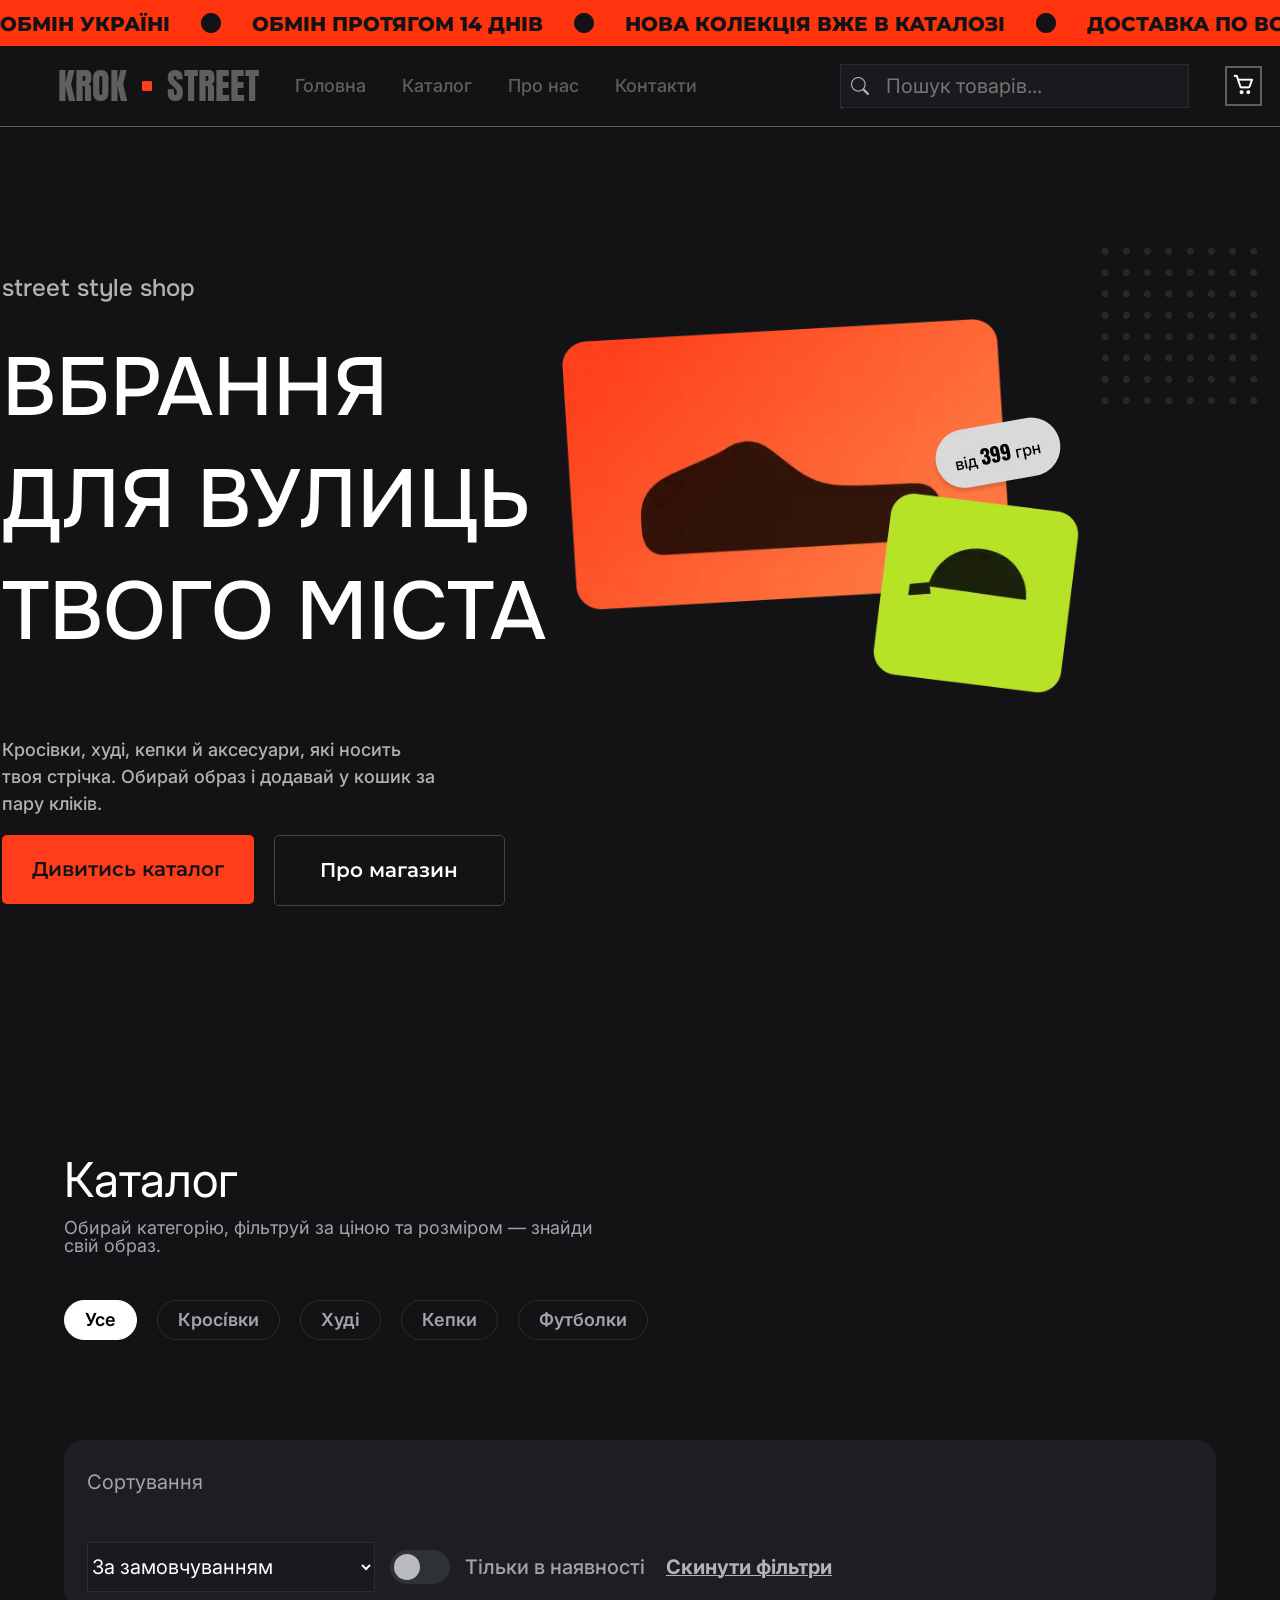
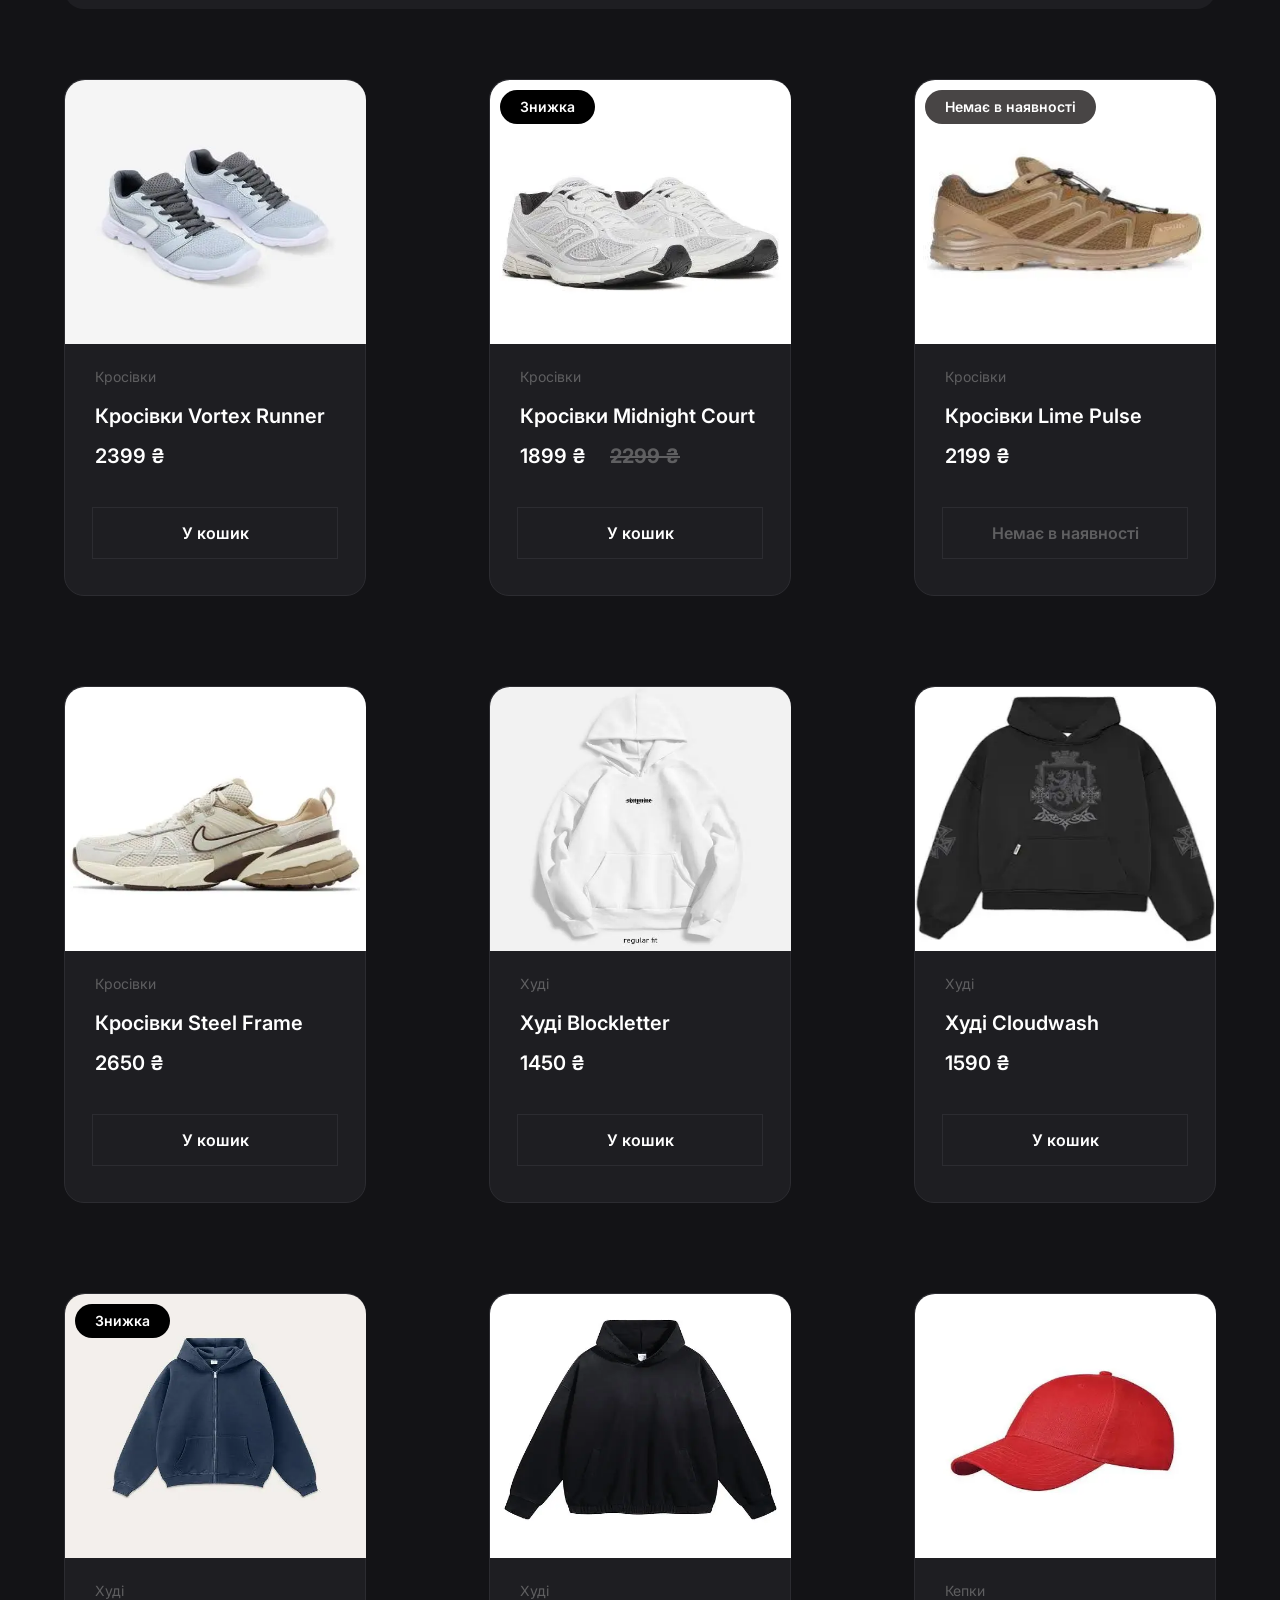
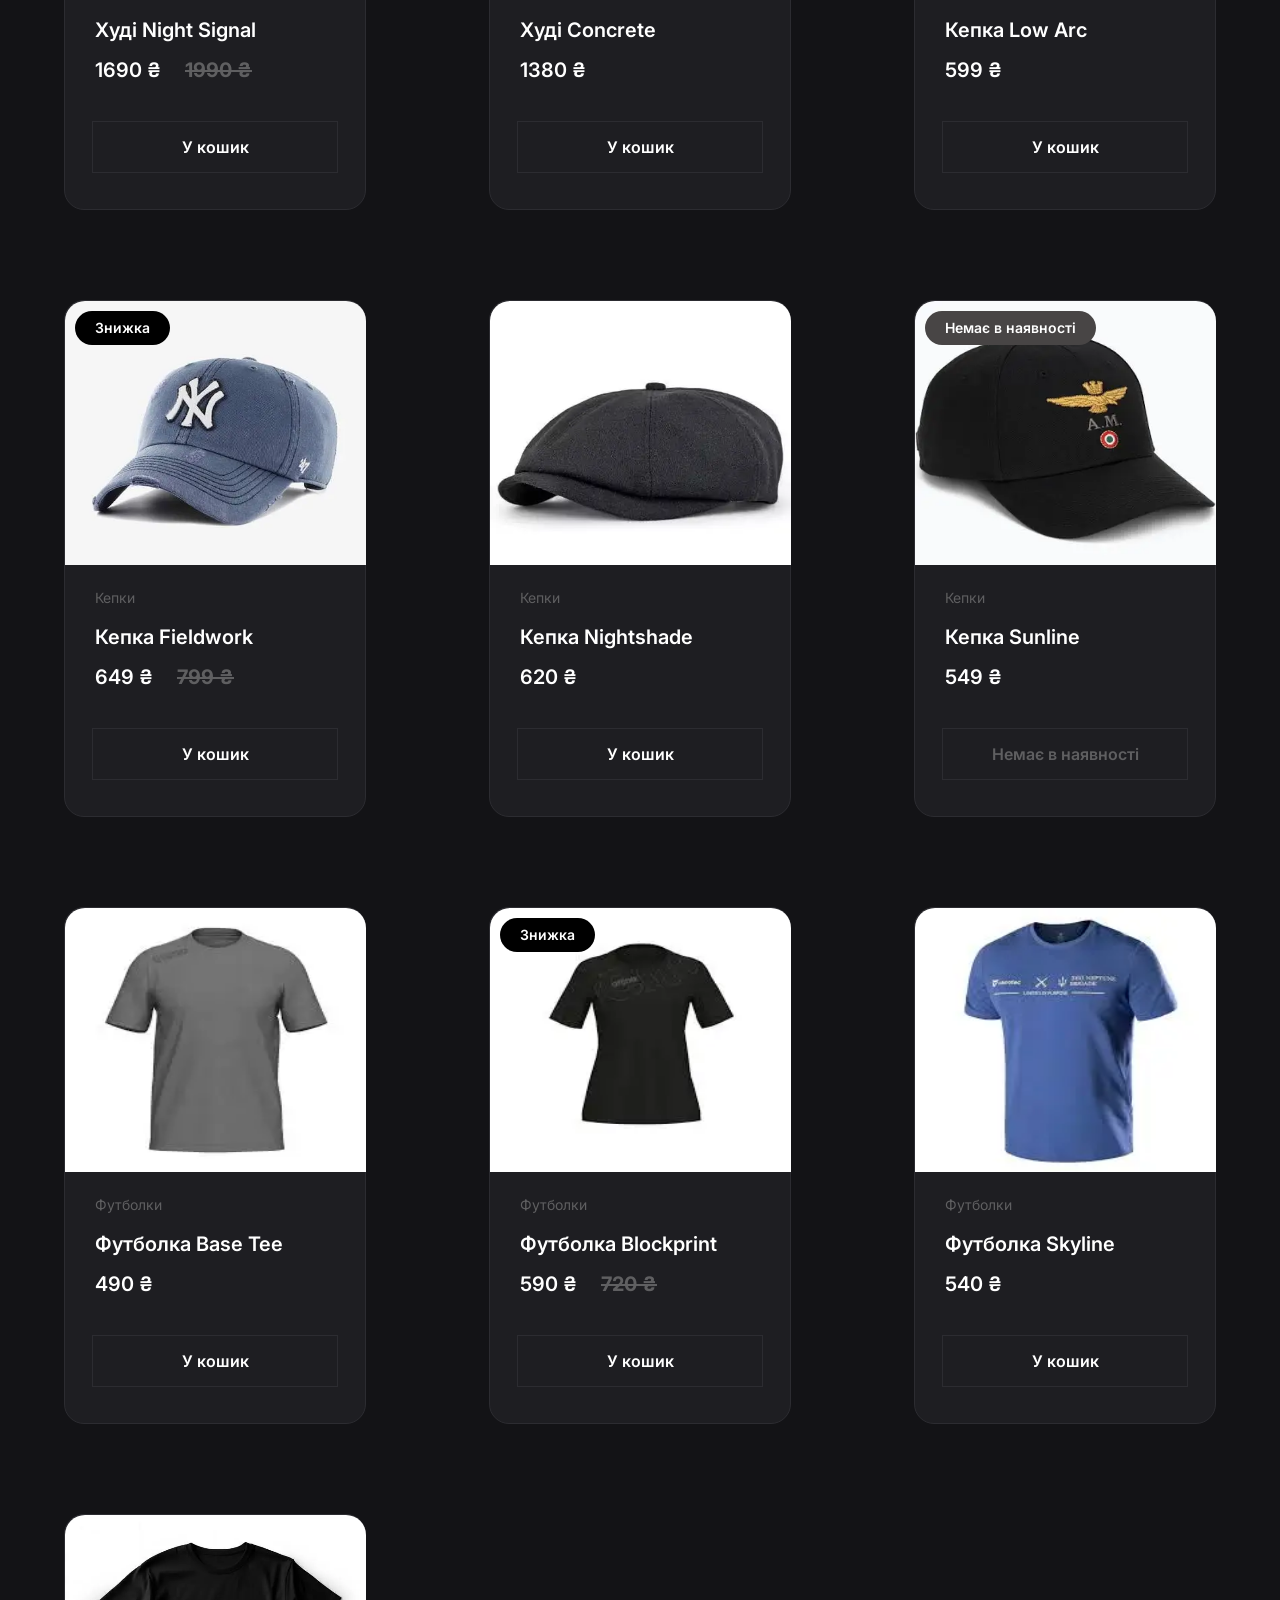
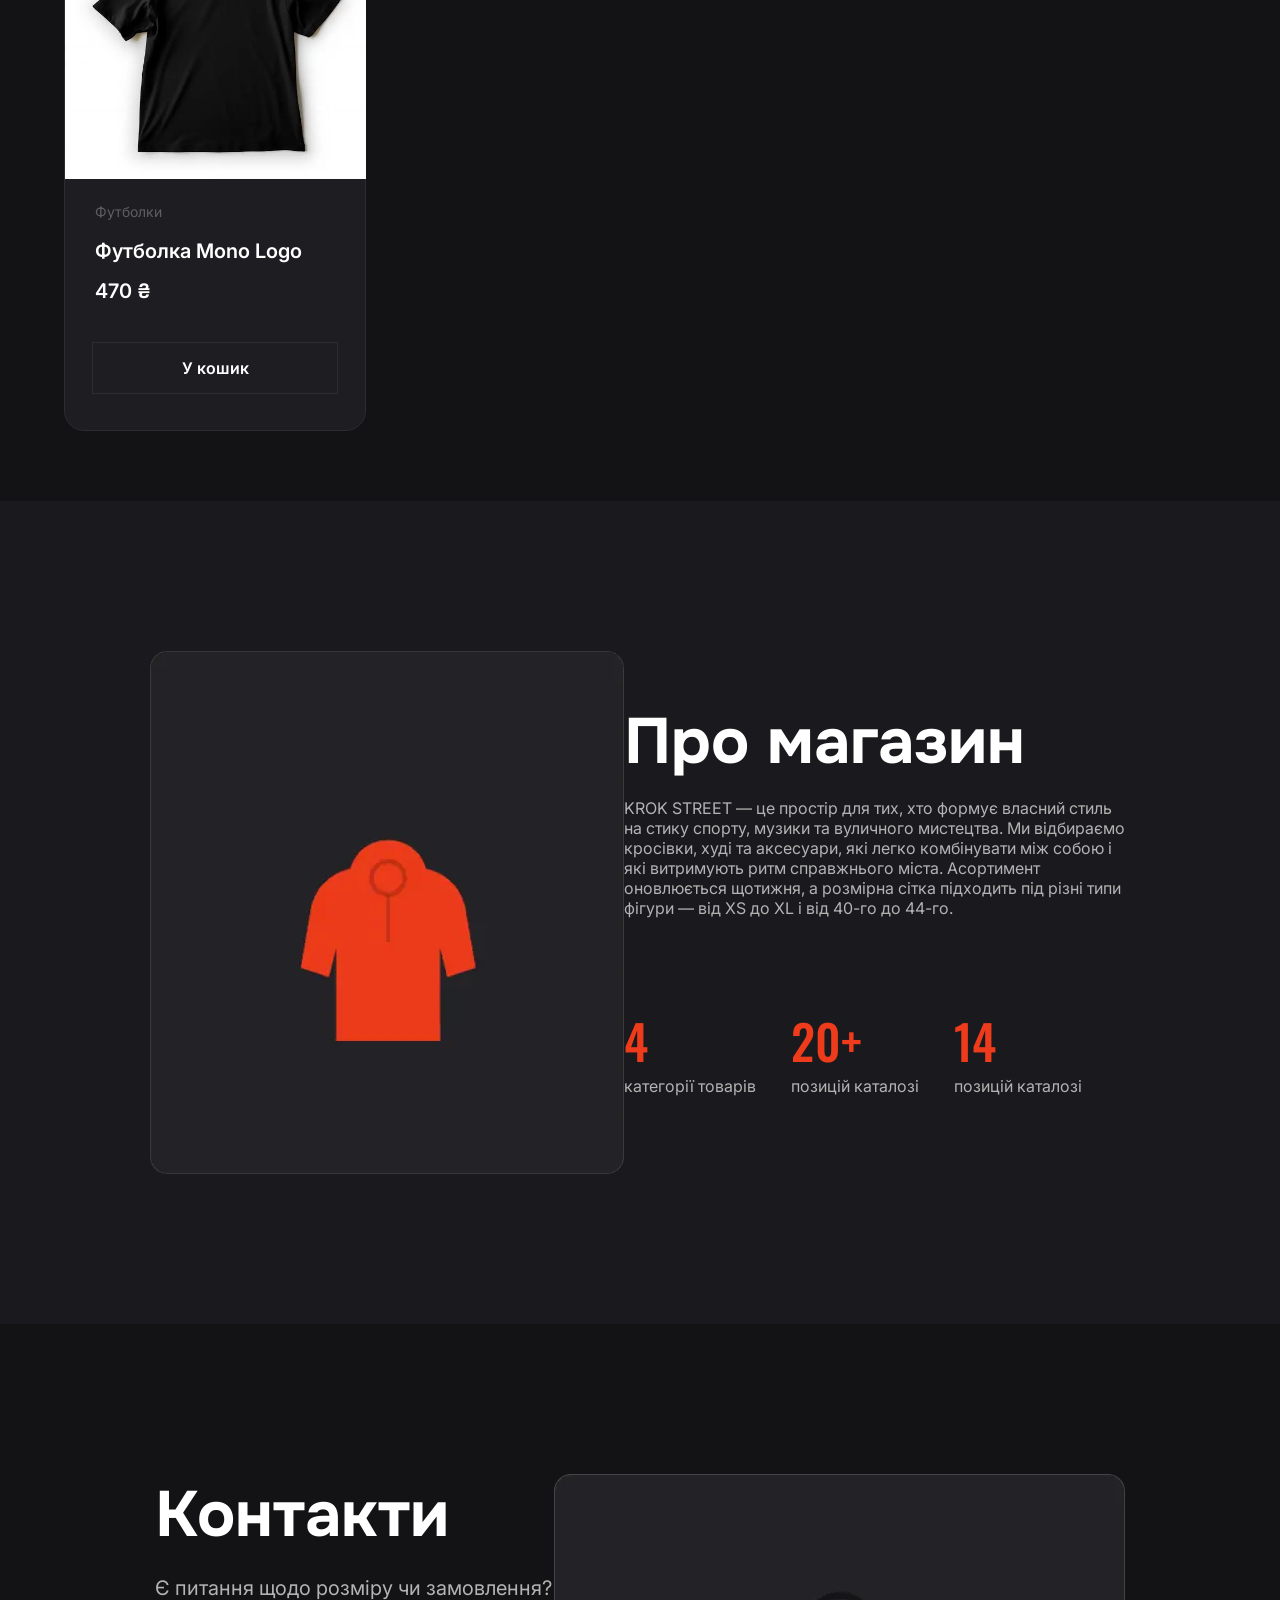
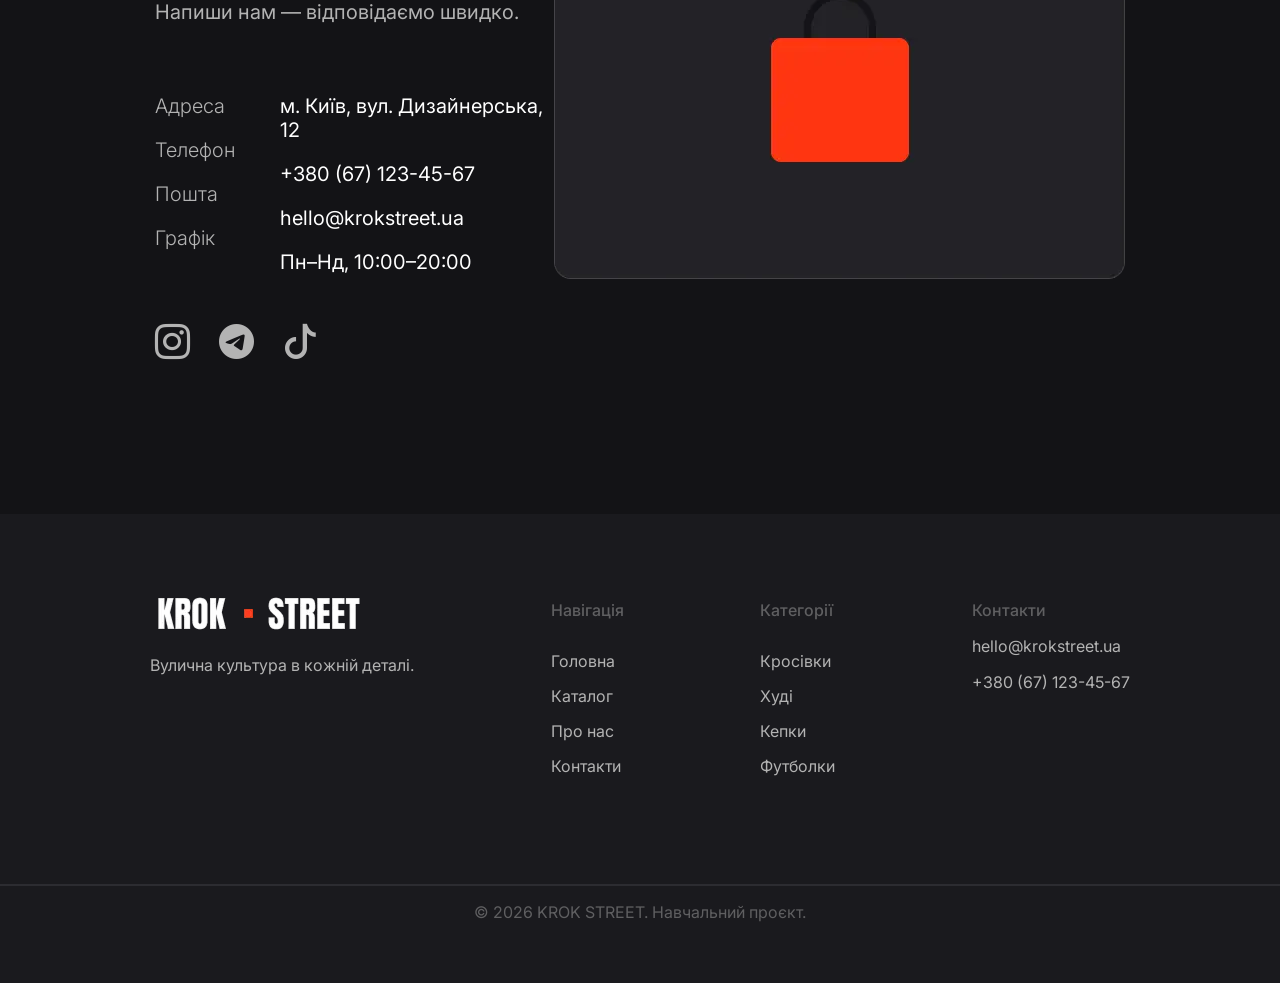
<file: index.html>
<!DOCTYPE html>
<html lang="en">

<head>
    <meta charset="UTF-8">
    <meta name="viewport" content="width=device-width, initial-scale=1.0">
    <title>Krok Street</title>
    <link rel="preconn#28282bfe5cef=" https://fonts.googleapis.com">
    <link rel="preconnect" href="https://fonts.gstatic.com" crossorigin>
    <link href="https://fonts.googleapis.com/css2?family=Montserrat:wght@400;500;600;700&display=swap" rel="stylesheet">
    <link rel="preconnect" href="https://fonts.googleapis.com">
    <link rel="preconnect" href="https://fonts.gstatic.com" crossorigin>
    <link href="https://fonts.googleapis.com/css2?family=Anton&display=swap" rel="stylesheet">
    <link rel="preconnect" href="https://fonts.googleapis.com">
    <link rel="preconnect" href="https://fonts.gstatic.com" crossorigin>
    <link href="https://fonts.googleapis.com/css2?family=Inter:wght@100..900&display=swap" rel="stylesheet">
    <link rel="preconnect" href="https://fonts.googleapis.com">
    <link rel="preconnect" href="https://fonts.gstatic.com" crossorigin>
    <link rel="preconnect" href="https://fonts.googleapis.com">
    <link rel="preconnect" href="https://fonts.gstatic.com" crossorigin>
    <link href="https://fonts.googleapis.com/css2?family=Oswald:wght@200..700&display=swap" rel="stylesheet">
    <link href="https://fonts.googleapis.com/css2?family=Onest:wght@100..900&display=swap" rel="stylesheet">
    <link rel="stylesheet" href="https://cdn.jsdelivr.net/npm/bootstrap-icons@1.11.3/font/bootstrap-icons.min.css">
    <link rel="stylesheet" href="./css/main.css">
</head>

<body>
    <header class="header">
        <div class="animated-advertising">
            <div class="animated-move">
                <p>обмін україні
                    <i class="bi bi-circle-fill"></i>
                    обмін протягом 14 днів
                    <i class="bi bi-circle-fill"></i>
                    Нова колекція вже в каталозі
                    <i class="bi bi-circle-fill"></i>
                    Доставка по всій україні
                    <i class="bi bi-circle-fill"></i>
                </p>

                <p>обмін в україні
                    <i class="bi bi-circle-fill"></i>
                    обмін протягом 14 днів
                    <i class="bi bi-circle-fill"></i>
                    Нова колекція вже в каталозі
                    <i class="bi bi-circle-fill"></i>
                    Доставка по всій україні
                    <i class="bi bi-circle-fill"></i>
                </p>
            </div>

        </div>
        <nav class="nav-menu">
            <ul>
                <li class="nav-ico-text"><a>KROK <i class="bi bi-square-fill"></i> STREET</a></li>
                <li class="nav-home"><a href="#main-sect">Головна</a></li>
                <li class="nav-catalog"><a href="#catalog">Каталог</a></li>
                <li class="nav-about-us"><a href="#about-us">Про нас</a></li>
                <li class="nav-contact"><a href="#sect-cont">Контакти</a></li>
                <li></li>
                <li></li>
                <li></li>
                <li class="nav-input">
                    <div class="search-wrapper">
                        <i class="bi bi-search"></i>
                        <input type="text" id="searchInput" placeholder="Пошук товарів...">
                        <div class="search-dropdown hidden" id="searchDropdown"></div>
                    </div>
                </li>
                <li class="nav-img" data-open-modal><img src="./imgs/boxicons_cart.webp" alt=""></li>
            </ul>
        </nav>
        <div class="backdrop is-hidden" data-modal>
            <div class="mainmodal" id="mainModal">
                <div class="mainmodal__top">
                    <h1>Кошик <span id="cartCount">[0]</span></h1>
                    <button class="mainmodal__closemodal" data-close-modal>⨉</button>
                </div>

                <div id="cartItemsContainer">
                </div>
                <div class="mainmodal__middle" id="emptyCartMessage">
                    <i class="bi bi-cart"></i>
                    <p class="mainmodal__text">Кошик поки порожній</p>
                    <div class="mainmodal__button"><a href="#catalog" data-close-modal>Дивитись каталог</a></div>
                </div>

                <div class="mainmodalBottom">
                    <div class="mainmodalBottom__textbox">
                        <p>Товарів</p>
                        <p id="totalItemsCount">0</p>
                    </div>
                    <div class="mainmodalBottom__price">
                        <p>Разом</p>
                        <p id="totalCartPrice">0 ₴</p>
                    </div>
                    <button class="mainmodalBottom__button"><a href="./order.html">Оформити замовлення</a></button>
                </div>
            </div>
        </div>
        <div class="backdrop is-hidden" data-modal-form>
        </div>
        </div>
    </header>
    <main class="main">
        <section class="front-sect" id="main-sect">
            <div class="front-main-div">
                <h1>street style shop</h1>
                <h2>вбрання для вулиць твого міста</h2>
                <h3>Кросівки, худі, кепки й аксесуари, які носить твоя стрічка. Обирай образ і додавай у кошик за пару
                    кліків.</h3>
                <div class="front-btn-div">
                    <a class="catalog-btn" href="#catalog">Дивитись каталог</a>
                    <a class="about-btn" href="#about-us">Про магазин</a>
                </div>
            </div>
            <div class="front-img-div">
                <div class="front-img-div-first">
                    <img src="./imgs/front-sneakers.webp" alt="" class="front-sneakers-img">
                    <img src="./imgs/front-cap.webp" alt="" class="front-cap-img">
                </div>
                <div class="front-img-div-two">
                    <img src="./imgs/front-dots.webp" alt="" class="front-dots-img">
                    <img src="./imgs/front-price.webp" alt="" class="front-price-img">
                </div>
            </div>
        </section>
        <section class="catalog-sect" id="catalog">
            <div class="catalog-text-div">
                <div class="catalog-info-div">
                    <h1>Каталог</h1>
                    <h2>Обирай категорію, фільтруй за ціною та розміром — знайди свій образ.</h2>
                </div>
                <div class="catalog-btn-div">
                    <button class="active" data-category="Усе">Усе</button>
                    <button data-category="Кросівки">Кросі́вки</button>
                    <button data-category="Худі">Худі</button>
                    <button data-category="Кепки">Кепки</button>
                    <button data-category="Футболки">Футболки</button>
                </div>
            </div>
            <div class="sorting-div">
                <p>Сортування</p>
                <div class="sorting-interactive-div">
                    <select name="" id="sortSelect">
                        <option value="0">За замовчуванням</option>
                        <option value="1">Від дешевшого до дорощого</option>
                        <option value="2">Від дорощого до дешевшого</option>
                    </select>
                    <label class="switch" id="filterBtn">
                        <input type="checkbox" id="toggle">
                        <span class="slider round"></span>
                    </label>
                    <h3>Тільки в наявності</h3>
                    <button id="reset">Скинути фільтри</button>
                </div>
            </div>
            <div class="main-cards-div">
                <div class="sneakers-div">
                    <div class="products-container"></div>
                </div>
        </section>
        <section class="info" id="about-us">
            <div class="info__container">
                <img src="./imgs/jacket_aboutShop.webp" alt="jacket">
                <div class="info__textbox">
                    <h2 class="info__title">Про магазин</h2>
                    <p class="info__text">KROK STREET — це простір для тих, хто формує власний стиль на стику
                        спорту, музики та вуличного
                        мистецтва. Ми відбираємо кросівки, худі та аксесуари, які легко комбінувати між собою і
                        які
                        витримують ритм справжнього міста.

                        Асортимент оновлюється щотижня, а розмірна сітка підходить під різні типи фігури — від
                        XS до XL і
                        від 40-го до 44-го.</p>
                    <div class="count">
                        <div class="count__item">
                            <p class="count__number">4</p>
                            <p class="count__text">категорії товарів</p>
                        </div>
                        <div class="count__item">
                            <p class="count__number">20+</p>
                            <p class="count__text">позицій каталозі</p>
                        </div>
                        <div class="count__item">
                            <p class="count__number">14</p>
                            <p class="count__text">позицій каталозі</p>
                        </div>
                    </div>
                </div>
            </div>
        </section>
        <section class="contacts" id="sect-cont">
            <div class="contacts__container">
                <div class="contacts__maininfobox">
                    <h2 class="contacts__title">Контакти</h2>
                    <p class="contacts__text">Є питання щодо розміру чи замовлення? Напиши нам — відповідаємо
                        швидко.</p>
                    <div class="contacts__textbox">
                        <div class="contacts__subtitles">
                            <p>Адреса</p>
                            <p>Телефон</p>
                            <p>Пошта</p>
                            <p>Графік</p>
                        </div>
                        <div class="contacts__addresses">
                            <p>м. Київ, вул. Дизайнерська, 12</p>
                            <p>+380 (67) 123-45-67</p>
                            <p>hello@krokstreet.ua</p>
                            <p>Пн–Нд, 10:00–20:00</p>
                        </div>
                    </div>
                    <div class="contacts__iconsbox">
                        <i class="bi bi-instagram"></i>
                        <i class="bi bi-telegram"></i>
                        <i class="bi bi-tiktok"></i>
                    </div>
                </div>
                <img src="./imgs/package.webp" alt="package">
            </div>
        </section>
    </main>
    <footer class="footer">
        <div class="footer__container">
            <div class="footer__logobox">
                <img src="./imgs/logo.webp" alt="logo">
                <p class="logobox__text">Вулична культура в кожній деталі.</p>
            </div>
            <div class="footer__navigation">
                <p class="footer__text">Навігація</p>
                <a class="footer__link" href="">Головна</a>
                <a class="footer__link" href="">Каталог</a>
                <a class="footer__link" href="">Про нас</a>
                <a class="footer__link" href="">Контакти</a>
            </div>
            <div class="footer__categories">
                <p class="footer__text">Категорії</p>
                <a class="footer__link" href="">Кросівки</a>
                <a class="footer__link" href="">Худі</a>
                <a class="footer__link" href="">Кепки</a>
                <a class="footer__link" href="">Футболки</a>
            </div>
            <div class="footer__contacts">
                <p class="footer__text">Контакти</p>
                <p class="fcontacts__text">hello@krokstreet.ua</p>
                <p class="fcontacts__text">+380 (67) 123-45-67</p>
            </div>
        </div>
    </footer>
    <section class="copyright">
        <hr>
        <p class="copyright__text">© 2026 KROK STREET. Навчальний проєкт.</p>
    </section>

    <script src="./js/modal.js"></script>
    <script src="./js/dital.js"></script>
    <script src="./js/cards.js"></script>
    <script src="./js/corb.js"></script>
</body>

</html>
</file>
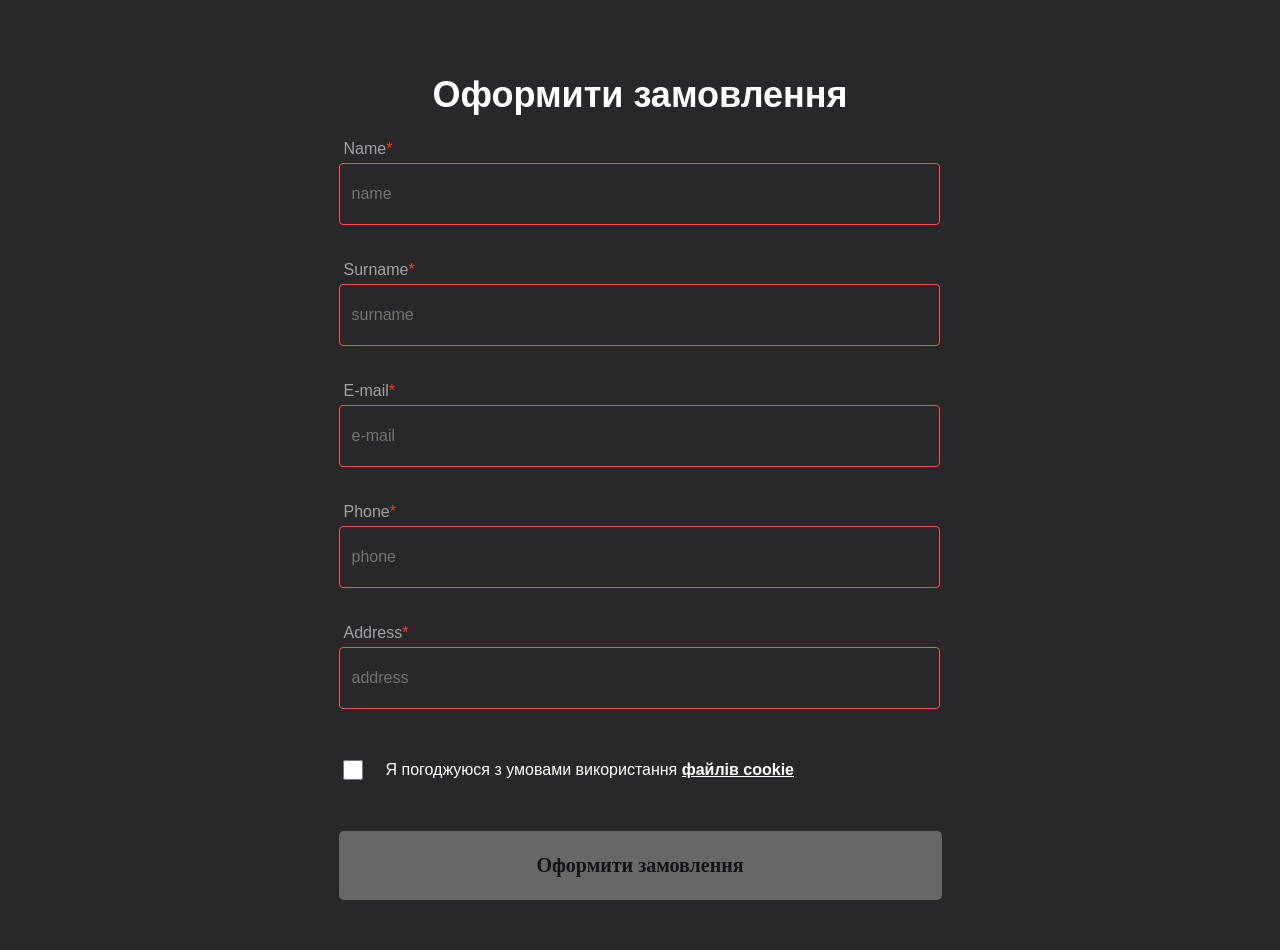
<file: order.html>
<!DOCTYPE html>
<html lang="en">

<head>
    <meta charset="UTF-8">
    <meta name="viewport" content="width=device-width, initial-scale=1.0">
    <title>Document</title>
    <link rel="stylesheet" href="./css/main.css">
</head>

<body>
    <div class="modalForm">
        <h1>Оформити замовлення</h1>
        <a class="modalForm__closemodal" href="./index.html">⨉</a>
        <form class="modalForm__form">
            <div class="formName">
                <p>Name<span>*</span></p>
                <input class="formName__input" id="name-input" type="text" placeholder="name">
            </div>
            <div class="formSurname">
                <p>Surname<span>*</span></p>
                <input class="formSurname__input" id="surname-input" type="text" placeholder="surname">
            </div>
            <div class="formEmail">
                <p>E-mail<span>*</span></p>
                <input class="formEmail__input" id="email-input" type="text" placeholder="e-mail">
            </div>
            <div class="formPhone">
                <p>Phone<span>*</span></p>
                <input class="formPhone__input" id="phone-input" type="text" placeholder="phone">
            </div>
            <div class="formAddress">
                <p>Address<span>*</span></p>
                <input class="formAddress__input" id="address-input" type="text" placeholder="address">
            </div>
            <div class="formCookies">
                <input class="formCookies__checkbox" type="checkbox" id="agree-checkbox"></input>
                <p>Я погоджуюся з умовами використання <a href="">файлів cookie</a></p>
            </div>
            <button class="modalForm__button" id="submit-btn" disabled href="./index.html">Оформити замовлення</button>
        </form>
    </div>
    <script src="./js/order.js"></script>
</body>

</html>
</file>
<file: css/main.css>
body {
  background-color: #131316;
  color: #fff;
  margin: 0 auto;
}

.header {
  position: sticky;
  top: 0;
  z-index: 10;
  background-color: #131316;
}
.header .animated-advertising {
  background-color: #FF330E;
  height: 46px;
  display: flex;
  align-items: center;
  overflow: hidden;
}
@keyframes ticker {
  0% {
    transform: translateX(-50%);
  }
  100% {
    transform: translateX(0%);
  }
}
.header .animated-advertising .animated-move {
  display: flex;
  white-space: nowrap;
  animation: ticker 10s linear infinite;
}
.header .animated-advertising .animated-move p {
  color: #131316;
  margin: 0 auto;
  font-family: Montserrat;
  font-weight: 800;
  font-style: ExtraBold;
  font-size: 20px;
  line-height: 100%;
  letter-spacing: 0%;
  text-transform: uppercase;
}
.header .animated-advertising .animated-move p i {
  margin-left: 25px;
  margin-right: 25px;
}
.header .nav-menu {
  border-bottom: 1px solid #5F5F61;
}
.header .nav-menu ul {
  text-decoration: none;
  list-style: none;
  display: flex;
  justify-content: space-around;
  align-items: center;
  color: #B3B3B3;
  font-family: Inter;
  font-weight: 500;
  font-style: Medium;
  font-size: 18px;
  line-height: 100%;
  letter-spacing: 0%;
}
.header .nav-menu ul li {
  cursor: pointer;
}
.header .nav-menu ul a {
  text-decoration: none;
  color: #5F5F61;
}
.header .nav-menu ul .nav-ico-text {
  font-family: Anton;
  font-weight: 400;
  font-style: Regular;
  font-size: 36px;
  line-height: 100%;
  letter-spacing: 0%;
  text-transform: uppercase;
  color: #FFFFFF;
  cursor: default;
}
.header .nav-menu ul .nav-ico-text a {
  display: flex;
  align-items: center;
  gap: 15px;
}
.header .nav-menu ul .nav-ico-text a i {
  font-size: 10px;
  text-align: center;
  color: #FF3D1A;
}
.header .nav-menu ul .nav-input {
  border: 1px solid #2A2A2A;
  background-color: #1A1A1E;
}
.header .nav-menu ul .nav-input i {
  margin: 10px;
}
.header .nav-menu ul .nav-input input {
  border-style: none;
  width: 300px;
  height: 40px;
  background-color: #1A1A1E;
  font-family: Inter;
  font-weight: 400;
  font-style: Regular;
  font-size: 20px;
  line-height: 100%;
  letter-spacing: 0%;
  color: #5F5F61;
  outline-style: none;
}
.header .nav-menu ul .nav-img {
  border: 2px solid #5F5F61;
  padding: 5px;
}

.main .front-sect {
  display: flex;
  justify-content: space-around;
  padding-top: 100px;
}
.main .front-sect .front-main-div h1 {
  font-family: Onest;
  font-weight: 500;
  font-style: Medium;
  font-size: 24px;
  line-height: 123px;
  letter-spacing: -2%;
  text-transform: lowercase;
  color: #B3B3B3;
  margin: 0;
  height: 75px;
}
.main .front-sect .front-main-div h2 {
  font-family: Onest;
  font-weight: 500;
  font-style: Medium;
  font-size: 82px;
  line-height: 112px;
  letter-spacing: -2%;
  text-transform: uppercase;
  color: #FFFFFF;
  width: 556px;
  margin-top: 30px;
}
.main .front-sect .front-main-div h3 {
  font-family: Inter;
  font-weight: 500;
  font-style: Medium;
  font-size: 18px;
  line-height: 27px;
  letter-spacing: -2%;
  color: #B3B3B3;
  width: 433px;
}
.main .front-sect .front-main-div .front-btn-div {
  display: flex;
  gap: 20px;
}
.main .front-sect .front-main-div .front-btn-div .catalog-btn {
  display: flex;
  align-items: center;
  justify-content: center;
  text-decoration: none;
  width: 252px;
  height: 69px;
  background-color: #FF3D1A;
  font-family: Montserrat;
  font-weight: 600;
  font-style: SemiBold;
  font-size: 20px;
  line-height: 27px;
  letter-spacing: -2%;
  text-align: center;
  vertical-align: middle;
  color: #131316;
  border-style: none;
  border-radius: 5px;
  cursor: pointer;
}
.main .front-sect .front-main-div .front-btn-div .about-btn {
  display: flex;
  justify-content: center;
  align-items: center;
  width: 229px;
  height: 69px;
  border: 1px solid #434343;
  color: #FFFFFF;
  font-family: Montserrat;
  font-weight: 600;
  font-style: SemiBold;
  font-size: 20px;
  line-height: 27px;
  letter-spacing: -2%;
  border-radius: 5px;
  background-color: #131316;
  cursor: pointer;
  text-decoration: none;
}
.main .front-sect .front-img-div {
  display: flex;
}
.main .front-sect .front-img-div .front-img-div-first {
  display: flex;
  flex-direction: column;
  width: 520px;
  align-self: center;
}
.main .front-sect .front-img-div .front-img-div-first .front-sneakers-img {
  width: 452px;
  height: 293px;
  align-self: flex-start;
  z-index: -3;
}
.main .front-sect .front-img-div .front-img-div-first .front-cap-img {
  width: 210.2px;
  height: 203.6px;
  position: relative;
  bottom: 120px;
  align-self: flex-end;
  z-index: -2;
}
.main .front-sect .front-img-div .front-img-div-two {
  display: flex;
  align-items: start;
  flex-direction: column;
}
.main .front-sect .front-img-div .front-img-div-two .front-price-img {
  position: relative;
  right: 150px;
  bottom: 35px;
  z-index: -1;
}

.catalog-sect {
  padding-left: 5%;
  padding-right: 5%;
}
.catalog-sect .catalog-text-div {
  margin-top: 250px;
}
.catalog-sect .catalog-text-div .catalog-info-div {
  display: flex;
  flex-direction: column;
}
.catalog-sect .catalog-text-div .catalog-info-div h1 {
  font-family: Inter;
  font-weight: 400;
  font-style: Regular;
  font-size: 48px;
  line-height: 100%;
  letter-spacing: 0%;
  color: #FFFFFF;
  margin: 0;
}
.catalog-sect .catalog-text-div .catalog-info-div h2 {
  font-family: Inter;
  font-weight: 400;
  font-style: Regular;
  font-size: 18px;
  line-height: 100%;
  letter-spacing: 0%;
  color: #A3A3AB;
  width: 562px;
}
.catalog-sect .catalog-text-div .catalog-btn-div {
  display: flex;
  gap: 20px;
  margin-top: 30px;
}
.catalog-sect .catalog-text-div .catalog-btn-div button {
  border-style: none;
  outline-style: none;
  cursor: pointer;
  font-family: Inter;
  font-weight: 600;
  font-style: Semi Bold;
  font-size: 18px;
  line-height: 100%;
  letter-spacing: 0%;
  color: #A3A3AB;
  background-color: #131316;
  border: 1px solid #2C2C31;
  border-radius: 20px;
  padding: 10px 20px 10px 20px;
}
.catalog-sect .catalog-text-div .catalog-btn-div button:hover {
  color: #000000;
  background-color: #FFFFFF;
  border: 1px solid #FFFFFF;
}
.catalog-sect .catalog-text-div .catalog-btn-div button.active {
  color: #000000;
  background-color: #FFFFFF;
  border: 1px solid #FFFFFF;
}
.catalog-sect .sorting-div {
  background-color: #1E1E22;
  border-radius: 20px;
  height: 169px;
  margin-top: 100px;
  display: flex;
  flex-direction: column;
  justify-content: space-around;
  padding-left: 2%;
}
.catalog-sect .sorting-div p {
  font-family: Inter;
  font-weight: 400;
  font-style: Regular;
  font-size: 20px;
  line-height: 100%;
  letter-spacing: 0%;
  color: #A3A3AB;
}
.catalog-sect .sorting-div .sorting-interactive-div {
  display: flex;
  gap: 15px;
  align-items: center;
}
.catalog-sect .sorting-div .sorting-interactive-div select {
  width: 288px;
  height: 50px;
  background-color: #1A1A1E;
  color: #FFFFFF;
  font-family: Inter;
  font-weight: 400;
  font-style: Regular;
  font-size: 20px;
  line-height: 100%;
  letter-spacing: 0%;
  border-style: none;
  outline-style: none;
  border: 1px solid #2C2C31;
}
.catalog-sect .sorting-div .sorting-interactive-div h3 {
  font-family: Inter;
  font-weight: 500;
  font-style: Medium;
  font-size: 20px;
  line-height: 100%;
  letter-spacing: 0%;
  color: #A3A3AB;
}
.catalog-sect .sorting-div .sorting-interactive-div button {
  border-style: none;
  background-color: #1E1E22;
  font-family: Inter;
  font-weight: 700;
  font-style: Bold;
  font-size: 20px;
  line-height: 100%;
  letter-spacing: 0%;
  text-decoration: underline;
  text-decoration-style: solid;
  text-decoration-thickness: 0%;
  -webkit-text-decoration-skip: ink;
          text-decoration-skip-ink: auto;
  color: #B3B3B3;
  cursor: pointer;
}
.catalog-sect .sorting-div .sorting-interactive-div .switch {
  position: relative;
  display: inline-block;
  width: 60px;
  height: 34px;
}
.catalog-sect .sorting-div .sorting-interactive-div .switch input {
  opacity: 0;
  width: 0;
  height: 0;
}
.catalog-sect .sorting-div .sorting-interactive-div .slider {
  position: absolute;
  cursor: pointer;
  top: 0;
  left: 0;
  right: 0;
  bottom: 0;
  background-color: #2e3136;
  transition: 0.4s;
}
.catalog-sect .sorting-div .sorting-interactive-div .slider.round {
  border-radius: 34px;
}
.catalog-sect .sorting-div .sorting-interactive-div .slider.round:before {
  position: absolute;
  content: "";
  height: 26px;
  width: 26px;
  left: 4px;
  bottom: 4px;
  background-color: #b9bbbe;
  transition: 0.4s;
  border-radius: 50%;
}
.catalog-sect .sorting-div .sorting-interactive-div input:checked + .slider {
  background-color: #43b581;
}
.catalog-sect .sorting-div .sorting-interactive-div input:checked + .slider:before {
  transform: translateX(26px);
  background-color: #ffffff;
}

.info {
  padding: 150px 150px;
  background-color: #1A1A1E;
}
.info__container {
  display: flex;
  flex-direction: row;
  justify-content: space-between;
  align-items: flex-start;
}
.info__textbox {
  width: 700px;
  display: flex;
  flex-direction: column;
  gap: 15px;
  margin: 50px 0px 15px 0px;
  font-family: Inter;
  font-size: 20px;
}
.info__title {
  font-family: "Onest", sans-serif;
  font-size: 64px;
  margin: 0px;
}
.info__text {
  font-family: Inter;
  color: #B3B3B3;
  font-size: 16px;
  margin: 0px;
}

.count {
  display: flex;
  flex-direction: row;
  gap: 35px;
  margin-top: 72px;
}
.count__number {
  font-family: "Oswald", sans-serif;
  color: #ED3B1B;
  font-size: 48px;
  font-weight: 500;
  margin: 0px;
}
.count__text {
  font-family: Inter;
  color: #B3B3B3;
  font-size: 16px;
  margin: 0px;
}

.contacts {
  padding: 150px 155px;
}
.contacts__container {
  max-width: 1440px;
  display: flex;
  flex-direction: row;
  justify-content: space-between;
  align-items: flex-start;
}
.contacts__maininfobox {
  width: 482px;
}
.contacts__title {
  font-family: "Onest", sans-serif;
  font-size: 64px;
  margin: 0px;
}
.contacts__text {
  font-family: Inter;
  color: #B3B3B3;
  font-size: 20px;
}
.contacts__textbox {
  display: flex;
  flex-direction: row;
  gap: 45px;
  margin: 50px 0px 15px 0px;
  font-family: Inter;
  font-size: 20px;
}
.contacts__subtitles {
  color: #B3B3B3;
  font-weight: 300;
}
.contacts__iconsbox {
  margin-top: 30px;
}
.contacts__iconsbox i {
  font-size: 35px;
  margin-right: 25px;
  color: #B3B3B3;
}
.contacts__iconsbox i:hover {
  color: #ED3B1B;
}
.contacts img {
  width: 650px;
}

.footer {
  font-family: Inter;
  font-size: 16px;
  padding: 70px 150px;
  color: #B3B3B3;
  background-color: #1A1A1E;
}
.footer__container {
  max-width: 1440px;
  display: flex;
  flex-direction: row;
  justify-content: space-between;
  align-items: flex-start;
  gap: 30px;
}
.footer__navigation {
  height: 177px;
  display: flex;
  flex-direction: column;
  gap: 15px;
}
.footer__navigation a:hover {
  color: #ED3B1B;
}
.footer__categories {
  height: 177px;
  display: flex;
  flex-direction: column;
  gap: 15px;
}
.footer__categories a:hover {
  color: #ED3B1B;
}
.footer__contacts {
  height: 95px;
}
.footer__text {
  font-weight: 500;
  color: #5F5F61;
}
.footer__link {
  color: #B3B3B3;
  text-decoration: none;
}

.copyright {
  background-color: #1A1A1E;
  padding: 45px 0px;
}
.copyright hr {
  background-color: #2C2C31;
  height: 2px;
  border: none;
}
.copyright__text {
  text-align: center;
  font-family: Inter;
  font-size: 16px;
  color: #5F5F61;
}

.backdrop {
  position: fixed;
  top: 0;
  left: 0;
  width: 100%;
  height: 100%;
  background-color: rgba(0, 0, 0, 0.5);
  opacity: 1;
}
.backdrop.is-hidden {
  opacity: 0;
  pointer-events: none;
}

.mainmodal {
  position: absolute;
  min-width: 400px;
  height: 100%;
  padding: 15px;
  top: 50%;
  right: 0px;
  background-color: #28282B;
  transform: translateY(-50%);
  z-index: 3;
  display: flex;
  flex-direction: column;
  align-items: center;
}
.mainmodal__top {
  display: flex;
  flex-direction: row;
  align-items: center;
  justify-content: space-between;
  min-width: 400px;
  border-bottom: solid 1px #434343;
}
.mainmodal__top h1 {
  font-family: "Oswald", sans-serif;
  margin-bottom: 10px;
}
.mainmodal__closemodal {
  width: 35px;
  height: 35px;
  color: #fff;
  font-size: 16px;
  background-color: #28282B;
  border: solid 1px #434343;
  border-radius: 50%;
  cursor: pointer;
}
.mainmodal__middle {
  display: flex;
  flex-direction: column;
  align-items: center;
  justify-content: center;
  min-height: 400px;
  text-align: center;
  margin: 300px 55px;
  font-family: "Inter", sans-serif;
  color: #5E5E5E;
}
.mainmodal__middle i {
  font-size: 54px;
  display: block;
}
.mainmodal__middle p {
  font-size: 18px;
  margin-bottom: 20px;
}
.mainmodal .mainmodalBottom {
  display: flex;
  flex-direction: column;
  justify-content: center;
  width: 390px;
  padding: 0px 20px;
  position: absolute;
  top: 78%;
}
.mainmodal .mainmodalBottom__textbox {
  display: flex;
  justify-content: space-between;
}
.mainmodal .mainmodalBottom__textbox p {
  font-family: "Inter", sans-serif;
  font-size: 16px;
  font-weight: 300;
}
.mainmodal .mainmodalBottom__price {
  display: flex;
  justify-content: space-between;
}
.mainmodal .mainmodalBottom__price p {
  font-family: "Inter", sans-serif;
  font-size: 16px;
  font-weight: 600;
}
.mainmodal .mainmodalBottom__button {
  width: 100%;
  height: 69px;
  background-color: #FF3D1A;
  font-family: Montserrat;
  font-weight: 600;
  font-style: SemiBold;
  font-size: 20px;
  line-height: 27px;
  letter-spacing: -2%;
  text-align: center;
  vertical-align: middle;
  color: #131316;
  border-style: none;
  border-radius: 5px;
  cursor: pointer;
}
.mainmodal .mainmodalBottom__button a {
  color: #131316;
  text-decoration: none;
}
.mainmodal__button {
  width: 252px;
  height: 69px;
  background-color: #FF3D1A;
  text-align: center;
  border-radius: 5px;
  cursor: pointer;
  display: flex;
  align-items: center;
  justify-content: center;
}
.mainmodal__button a {
  font-family: Montserrat;
  font-weight: 600;
  font-style: SemiBold;
  font-size: 20px;
  line-height: 27px;
  letter-spacing: -2%;
  text-decoration: none;
  color: #131316;
}

.cart-item {
  display: flex;
  flex-direction: row;
  align-items: center;
  width: 390px;
  gap: 45px;
  padding-block: 16px;
  border-bottom: solid 1px #434343;
}
.cart-item-img {
  width: 55px;
  height: 55px;
  border-radius: 10px;
  -o-object-fit: cover;
     object-fit: cover;
}
.cart-item-title {
  font-family: "Inter", sans-serif;
  font-size: 16px;
  margin: 0px;
}
.cart-item-desc {
  font-family: "Inter", sans-serif;
  font-size: 16px;
  font-weight: 400;
  color: #7A7A7A;
  margin-top: 5px;
}
.cart-item-price {
  font-family: "Inter", sans-serif;
}
.cart-item-remove-btn {
  font-family: "Inter", sans-serif;
  font-size: 14px;
  font-weight: 400;
  text-decoration: underline;
  color: #7A7A7A;
  cursor: pointer;
  background: none;
  border: none;
  padding: 0;
}

.counter {
  display: flex;
  flex-direction: row;
  align-items: center;
  justify-content: center;
  height: 30px;
  width: 70px;
  gap: 5px;
  border: solid 1px #353535;
  border-radius: 5px;
  padding: 5px;
}
.counter button {
  background-color: #28282B;
  color: #fff;
  border: none;
  cursor: pointer;
  border-radius: 3px;
}
.counter .qty-value {
  font-family: "Inter", sans-serif;
  margin: 0px;
  font-size: 14px;
  color: #fff;
}

.modalForm {
  background-color: #28282b;
  display: flex;
  flex-direction: column;
  align-items: center;
  padding-top: 50px;
  padding-bottom: 50px;
}
.modalForm h1 {
  font-family: "Onest", sans-serif;
  font-size: 36px;
}
.modalForm__closemodal {
  text-decoration: none;
  display: flex;
  align-items: center;
  justify-content: center;
  width: 35px;
  height: 35px;
  color: #fff;
  font-size: 16px;
  background-color: #28282B;
  border: solid 1px #434343;
  border-radius: 50%;
  cursor: pointer;
  position: absolute;
  left: 1460px;
  top: 10px;
}
.modalForm__form {
  display: flex;
  flex-direction: column;
  justify-content: center;
  gap: 36px;
}
.modalForm__button {
  text-decoration: none;
  display: flex;
  justify-content: center;
  align-items: center;
  width: 603px;
  height: 69px;
  background-color: #FF3D1A;
  font-family: Montserrat;
  font-weight: 600;
  font-style: SemiBold;
  font-size: 20px;
  line-height: 27px;
  letter-spacing: -2%;
  color: #131316;
  border-style: none;
  border-radius: 5px;
  cursor: pointer;
}
.modalForm__button:disabled {
  background-color: #686869;
  cursor: not-allowed;
}

.formName {
  width: 575px;
}
.formName:focus {
  border: solid 1px #434343;
  background-color: #28282b;
}
.formName p {
  font-family: "Inter", sans-serif;
  color: #A3A3AB;
  margin: 0px 0px 5px 5px;
}
.formName span {
  color: #FF3D1A;
}
.formName__input {
  width: 100%;
  border: solid 1px #434343;
  background-color: #28282b;
  border-radius: 15px;
  height: 40px;
  padding: 13px;
  font-family: "Inter", sans-serif;
  font-size: 16px;
  outline-style: none;
}

.formSurname {
  width: 575px;
}
.formSurname p {
  font-family: "Inter", sans-serif;
  color: #A3A3AB;
  margin: 0px 0px 5px 5px;
}
.formSurname span {
  color: #FF3D1A;
}
.formSurname__input {
  width: 100%;
  border: solid 1px #434343;
  background-color: #28282b;
  border-radius: 15px;
  height: 40px;
  padding: 13px;
  font-family: "Inter", sans-serif;
  font-size: 16px;
}

.formEmail {
  width: 575px;
}
.formEmail p {
  font-family: "Inter", sans-serif;
  color: #A3A3AB;
  margin: 0px 0px 5px 5px;
}
.formEmail span {
  color: #FF3D1A;
}
.formEmail__input {
  width: 100%;
  border: solid 1px #434343;
  background-color: #28282b;
  border-radius: 15px;
  height: 40px;
  padding: 13px;
  font-family: "Inter", sans-serif;
  font-size: 16px;
}

.formPhone {
  width: 575px;
}
.formPhone p {
  font-family: "Inter", sans-serif;
  color: #A3A3AB;
  margin: 0px 0px 5px 5px;
}
.formPhone span {
  color: #FF3D1A;
}
.formPhone__input {
  width: 100%;
  border: solid 1px #434343;
  background-color: #28282b;
  border-radius: 15px;
  height: 40px;
  padding: 13px;
  font-family: "Inter", sans-serif;
  font-size: 16px;
}

.formAddress {
  width: 575px;
}
.formAddress p {
  font-family: "Inter", sans-serif;
  color: #A3A3AB;
  margin: 0px 0px 5px 5px;
}
.formAddress span {
  color: #FF3D1A;
}
.formAddress__input {
  width: 100%;
  border: solid 1px #434343;
  background-color: #28282b;
  border-radius: 15px;
  height: 40px;
  padding: 13px;
  font-family: "Inter", sans-serif;
  font-size: 16px;
}

.formCookies {
  display: flex;
  flex-direction: row;
  align-items: center;
  gap: 20px;
}
.formCookies__checkbox {
  width: 20px;
  height: 20px;
  cursor: pointer;
  border: solid 1px #434343;
  background-color: #28282b;
  color: #28282b;
}
.formCookies p {
  font-family: "Inter", sans-serif;
  font-weight: 300;
}
.formCookies a {
  color: #fff;
  font-weight: 600;
}

.modalForm__form input[type=text] {
  width: 100%;
  padding: 10px 12px;
  border: 1px solid #434343;
  border-radius: 4px;
  outline: none;
  font-size: 16px;
  transition: border-color 0.2s ease;
  background: transparent;
}

.modalForm__form input[type=text]:focus {
  border-color: #434343;
}

.modalForm__form input.error {
  border-color: #ff4d4d !important;
}

.modalForm__form input[type=text]:-webkit-autofill,
.modalForm__form input[type=text]:-webkit-autofill:hover,
.modalForm__form input[type=text]:-webkit-autofill:focus {
  -webkit-box-shadow: 0 0 0 1000px #222222 inset !important;
  -webkit-text-fill-color: #ffffff !important;
  -webkit-transition: background-color 5000s ease-in-out 0s;
  transition: background-color 5000s ease-in-out 0s;
}

.products-container {
  display: flex;
  flex-wrap: wrap;
  justify-content: space-between;
  row-gap: 90px;
  margin-top: 70px;
  margin-bottom: 70px;
}
.products-container .product-card {
  width: 300px;
  height: 515px;
  background-color: #1E1E22;
  border-radius: 20px;
  border: 1px solid #2C2C31;
  transition: 0.3s ease;
}
.products-container .product-card:hover {
  transform: scale(1.1);
  cursor: pointer;
}
.products-container .product-card .badge-sale {
  position: absolute;
  color: #FFFFFF;
  font-family: Inter;
  font-weight: 600;
  font-style: Semi Bold;
  font-size: 14px;
  line-height: 100%;
  letter-spacing: 0%;
  background-color: #000000;
  padding: 10px 20px 10px 20px;
  border-radius: 20px;
  margin-top: 10px;
  margin-left: 10px;
}
.products-container .product-card .badge-out {
  position: absolute;
  color: #FFFFFF;
  font-family: Inter;
  font-weight: 600;
  font-style: Semi Bold;
  font-size: 14px;
  line-height: 100%;
  letter-spacing: 0%;
  background-color: #484545;
  padding: 10px 20px 10px 20px;
  border-radius: 20px;
  margin-top: 10px;
  margin-left: 10px;
}
.products-container .product-card .card-img {
  width: 301px;
  height: 264px;
  border-top-left-radius: 20px;
  border-top-right-radius: 20px;
  margin-bottom: 20px;
}
.products-container .product-card .card-category {
  font-family: Inter;
  font-weight: 400;
  font-style: Regular;
  font-size: 14px;
  line-height: 100%;
  letter-spacing: 0%;
  color: #5F5F61;
  margin-left: 10%;
}
.products-container .product-card .card-title {
  font-family: Inter;
  font-weight: 600;
  font-style: Semi Bold;
  font-size: 20px;
  line-height: 100%;
  letter-spacing: 0%;
  margin-left: 10%;
}
.products-container .product-card .card-price {
  font-family: Inter;
  font-weight: 600;
  font-style: Semi Bold;
  font-size: 20px;
  line-height: 100%;
  letter-spacing: 0%;
  margin-left: 10%;
}
.products-container .product-card .card-old-price {
  font-family: Inter;
  font-weight: 700;
  font-style: Bold;
  font-size: 20px;
  line-height: 100%;
  letter-spacing: 0%;
  text-decoration: line-through;
  color: #5F5F61;
  margin-left: 20px;
}
.products-container .product-card .cart-btn {
  width: 246px;
  height: 52px;
  border-style: none;
  outline-style: none;
  border: 1px solid #2C2C31;
  background-color: #1E1E22;
  font-family: Inter;
  font-weight: 600;
  font-style: Semi Bold;
  font-size: 16px;
  line-height: 100%;
  letter-spacing: 0%;
  color: #FFFFFF;
  margin-left: 9%;
  margin-top: 40px;
  cursor: pointer;
}
.products-container .product-card .disabled {
  color: #5F5F61;
  cursor: no-drop;
}

.modal-overlay {
  position: fixed;
  z-index: 100000;
  top: 0;
  left: 0;
  width: 100%;
  height: 100%;
  background-color: rgba(0, 0, 0, 0.5);
  opacity: 1;
  display: flex;
  align-items: center;
  justify-content: center;
}

.modal-overlay.hidden {
  opacity: 0;
  pointer-events: none;
}

.modal-content {
  width: 937px;
  height: 609px;
  background-color: #1E1E22;
  border-radius: 30px;
  display: flex;
}
.modal-content .modal-close {
  width: 32px;
  height: 32px;
  font-size: 16px;
  padding-left: 11px;
  padding-right: 11px;
  border-style: none;
  outline-style: none;
  border-radius: 60px;
  background-color: #1E1E22;
  color: white;
  border: 1px solid #2C2C31;
  position: relative;
  left: 890px;
  top: 10px;
  cursor: pointer;
}
.modal-content .modal-close:hover {
  background-color: #FFFFFF;
  color: #000000;
}
.modal-content .badge-sale {
  position: absolute;
  color: #FFFFFF;
  font-family: Inter;
  font-weight: 600;
  font-style: Semi Bold;
  font-size: 14px;
  line-height: 100%;
  letter-spacing: 0%;
  background-color: #000000;
  padding: 10px 20px 10px 20px;
  border-radius: 20px;
  margin-top: 40px;
  margin-left: 10px;
}
.modal-content .badge-out {
  position: absolute;
  color: #FFFFFF;
  font-family: Inter;
  font-weight: 600;
  font-style: Semi Bold;
  font-size: 14px;
  line-height: 100%;
  letter-spacing: 0%;
  background-color: #484545;
  padding: 10px 20px 10px 20px;
  border-radius: 20px;
  margin-top: 40px;
  margin-left: 10px;
}
.modal-content .modal-image-box .modal-img {
  width: 503px;
  height: 542px;
  border-radius: 20px;
  margin-top: 30px;
}
.modal-content .modal-info {
  margin-top: 50px;
  margin-left: 20px;
}
.modal-content .modal-info .modal-brand-category {
  font-family: Inter;
  font-weight: 400;
  font-style: Regular;
  font-size: 14px;
  line-height: 100%;
  letter-spacing: 0%;
  color: #A3A3AB;
}
.modal-content .modal-info .modal-title {
  font-family: Inter;
  font-weight: 600;
  font-style: Semi Bold;
  font-size: 32px;
  line-height: 100%;
  letter-spacing: 0%;
  width: 300px;
}
.modal-content .modal-info .modal-quantity-section {
  margin-top: 20px;
}
.modal-content .modal-info .modal-quantity-section .modal-quantity-label {
  font-family: Inter;
  font-weight: 600;
  font-style: Semi Bold;
  font-size: 16px;
  line-height: 100%;
  letter-spacing: 0%;
  color: #5F5F61;
}
.modal-content .modal-info .modal-quantity-section .quantity-control {
  border: 2px solid #2C2C31;
  width: 101px;
  display: flex;
  align-items: center;
  justify-content: space-between;
  padding-left: 2%;
  padding-right: 2%;
}
.modal-content .modal-info .modal-quantity-section .quantity-control .qty-btn {
  border-style: none;
  outline-style: none;
  background-color: #1E1E22;
  color: #FFFFFF;
  font-size: 24px;
  cursor: pointer;
}
.modal-content .modal-info .modal-quantity-section .quantity-control .qty-value {
  font-family: Inter;
  font-weight: 700;
  font-style: Bold;
  font-size: 16px;
  line-height: 100%;
  letter-spacing: 0%;
  color: #FFFFFF;
}
.modal-content .modal-info .modal-stock {
  font-family: Inter;
  font-weight: 600;
  font-style: Semi Bold;
  font-size: 16px;
  line-height: 100%;
  letter-spacing: 0%;
  color: #FFEC3D;
  margin-top: 20px;
}
.modal-content .modal-info .modal-submit-btn {
  width: 325px;
  height: 52px;
  border-radius: 5px;
  border-style: none;
  outline-style: none;
  background-color: #FF3D1A;
  font-family: Inter;
  font-weight: 600;
  font-style: Semi Bold;
  font-size: 16px;
  line-height: 100%;
  letter-spacing: 0%;
  color: #1E1E22;
  margin-top: 30px;
  cursor: pointer;
}
.modal-content .modal-price {
  font-family: Inter;
  font-weight: 700;
  font-style: Bold;
  font-size: 28px;
  line-height: 100%;
  letter-spacing: 0%;
}
.modal-content .modal-old-price {
  font-family: Inter;
  font-weight: 700;
  font-style: Bold;
  font-size: 28px;
  line-height: 100%;
  letter-spacing: 0%;
  text-decoration: line-through;
  color: #5F5F61;
  margin-left: 15px;
}
.modal-content .modal-description {
  font-family: Inter;
  font-weight: 400;
  font-style: Regular;
  font-size: 16px;
  line-height: 100%;
  letter-spacing: 0%;
  color: #B3B3B3;
  width: 300px;
}
.modal-content .modal-sizes-section .modal-sizes-label {
  font-family: Inter;
  font-weight: 600;
  font-style: Semi Bold;
  font-size: 16px;
  line-height: 100%;
  letter-spacing: 0%;
  color: #5F5F61;
}
.modal-content .modal-sizes-section .modal-sizes-list {
  cursor: default;
  display: flex;
  gap: 10px;
}
.modal-content .modal-sizes-section .modal-sizes-list button.active {
  background-color: #FF3D1A;
  color: #000000;
}
.modal-content .modal-sizes-section .modal-sizes-list .size-btn {
  border-style: none;
  outline-style: none;
  font-family: Inter;
  font-weight: 400;
  font-style: Regular;
  font-size: 16px;
  line-height: 100%;
  letter-spacing: 0%;
  background-color: #1E1E22;
  border: 1px solid #2C2C31;
  color: #FFFFFF;
  width: 45px;
  height: 40px;
  cursor: pointer;
}
.modal-content .modal-sizes-section .modal-sizes-list .size-btn:hover {
  background-color: #FF3D1A;
  color: #000000;
}

.search-dropdown-item {
  display: flex;
  background-color: #2c2c2d;
}
.search-dropdown-item .dropdown-item-img {
  width: 50px;
  height: 50px;
  margin: 5px;
}
.search-dropdown-item .dropdown-item-info {
  display: flex;
  flex-direction: column;
  justify-content: center;
}
.search-dropdown-item .dropdown-item-info .dropdown-item-title {
  font-family: Inter;
  font-weight: 600;
  font-style: Semi Bold;
  font-size: 22px;
  line-height: 100%;
  letter-spacing: 0%;
  width: 300px;
}
.search-dropdown-item .dropdown-item-info .dropdown-item-price {
  font-family: Inter;
  font-weight: 600;
  font-style: Semi Bold;
  font-size: 20px;
  line-height: 100%;
  letter-spacing: 0%;
  width: 300px;
}
.search-dropdown-item .dropdown-item-info .dropdown-old-price {
  font-family: Inter;
  font-weight: 600;
  font-style: Semi Bold;
  font-size: 20px;
  line-height: 100%;
  letter-spacing: 0%;
  width: 300px;
  text-decoration: line-through;
}

.search-dropdown-item.out-of-stock-item {
  background-color: rgb(92, 92, 92);
}

.search-dropdown {
  position: absolute;
  border: 1px solid #3b3b42;
}
</file>
